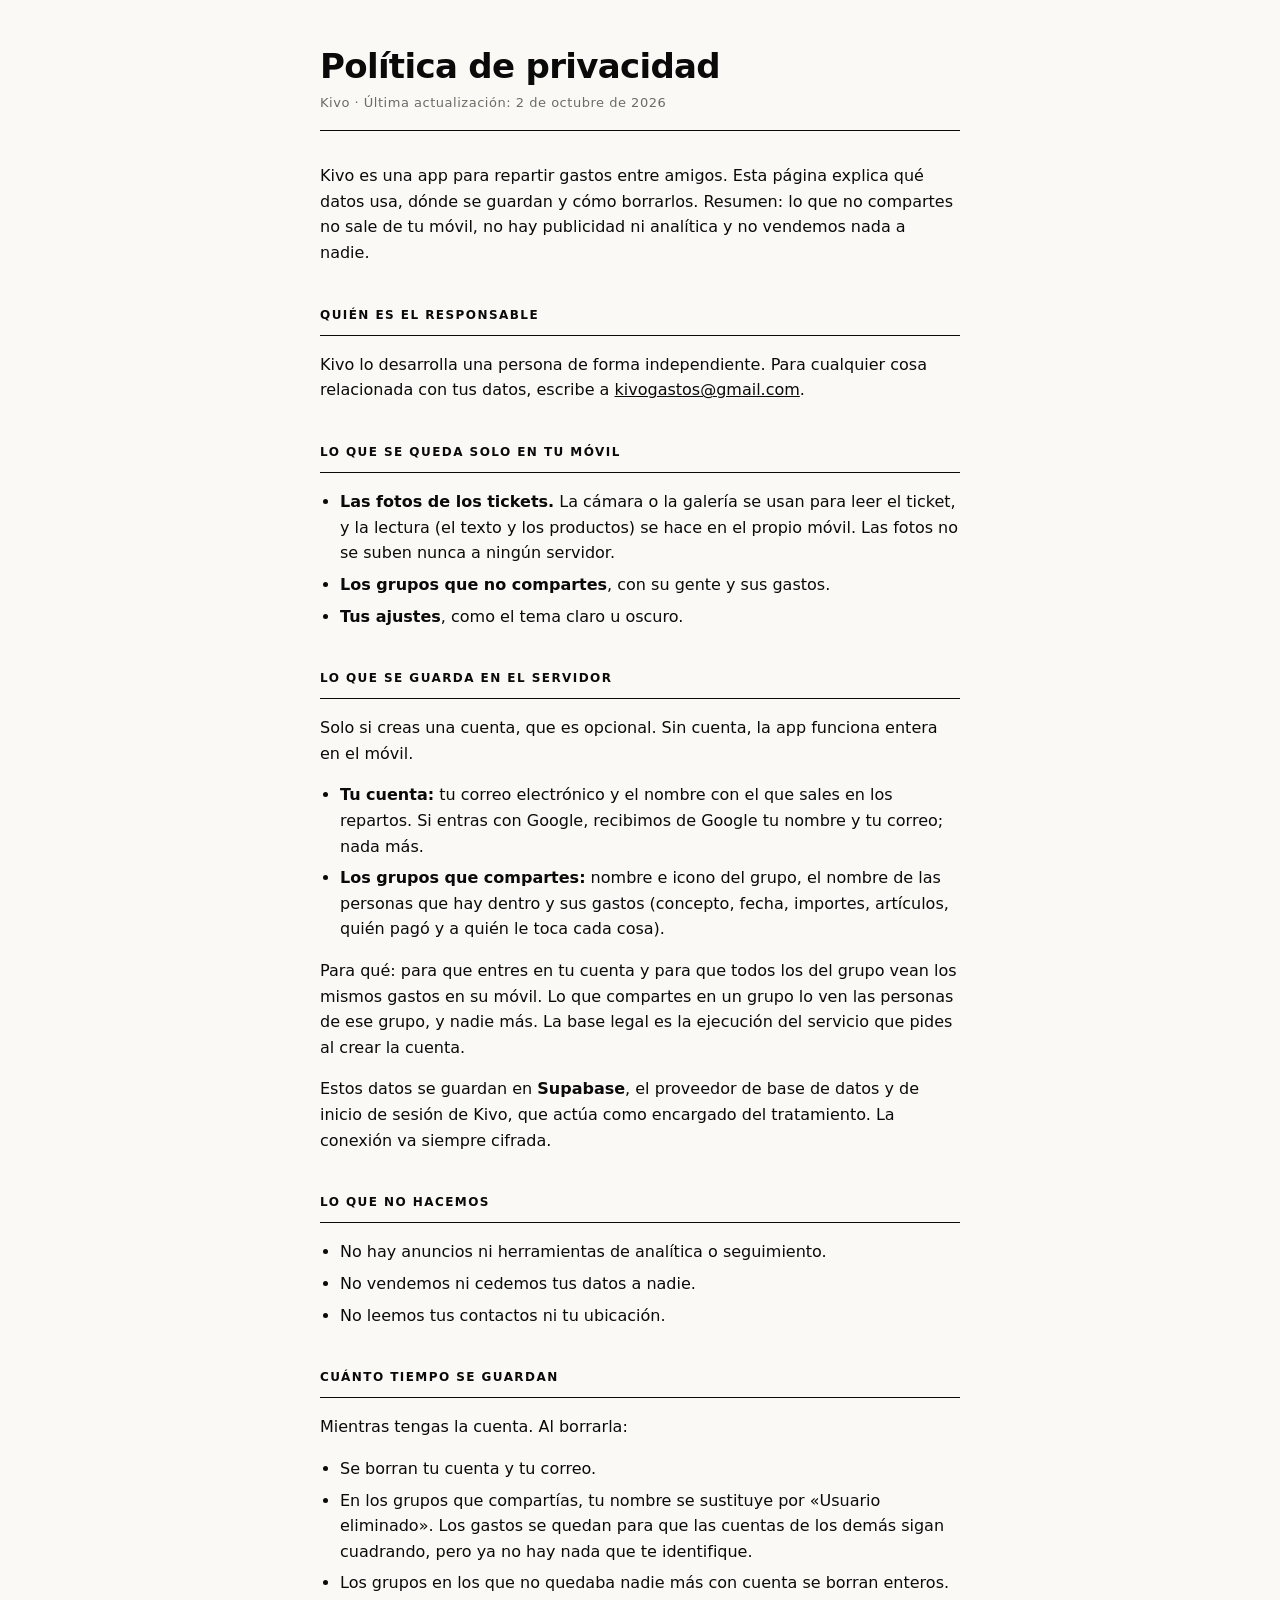
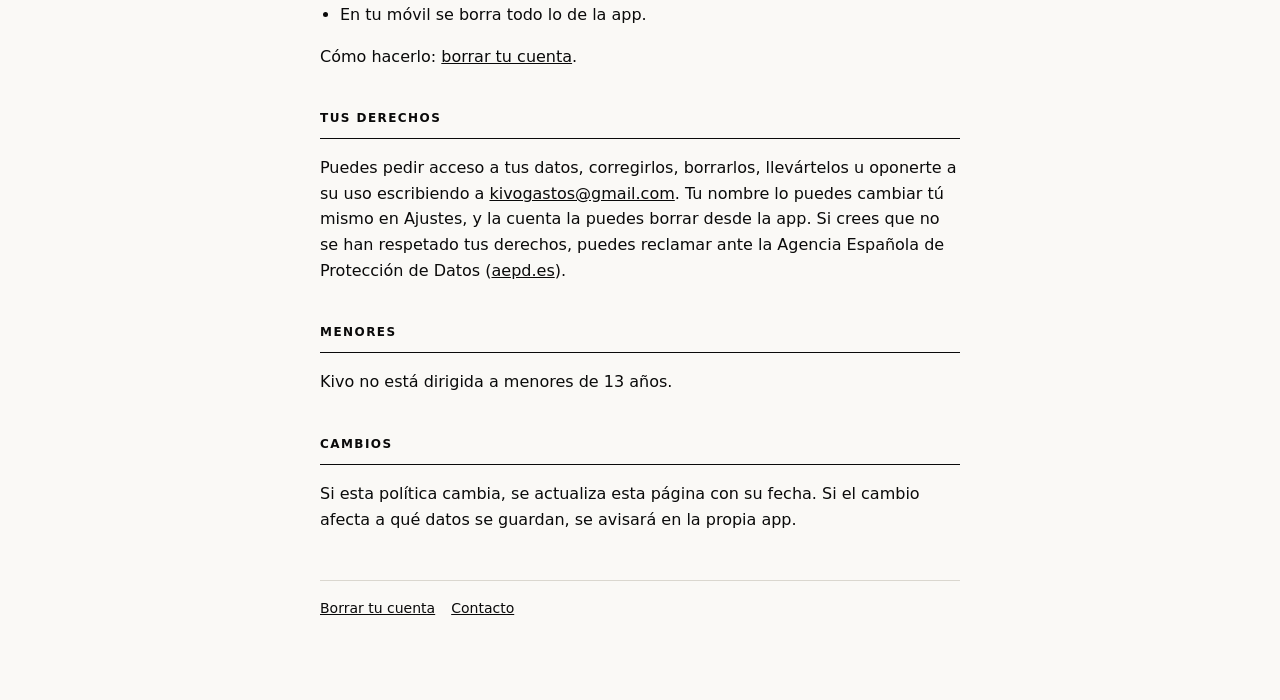
<file: index.html>
<!doctype html>
<html lang="es">
<head>
<meta charset="utf-8">
<meta name="viewport" content="width=device-width, initial-scale=1">
<title>Kivo · Política de privacidad</title>
<link rel="stylesheet" href="estilo.css">
</head>
<body>
<main>
<header>
  <h1>Política de privacidad</h1>
  <div class="meta">Kivo · Última actualización: 2 de octubre de 2026</div>
</header>

<p>Kivo es una app para repartir gastos entre amigos. Esta página explica qué datos usa, dónde
se guardan y cómo borrarlos. Resumen: lo que no compartes no sale de tu móvil, no hay
publicidad ni analítica y no vendemos nada a nadie.</p>

<h2>Quién es el responsable</h2>
<p>Kivo lo desarrolla una persona de forma independiente. Para cualquier cosa relacionada con
tus datos, escribe a <a href="mailto:kivogastos@gmail.com">kivogastos@gmail.com</a>.</p>

<h2>Lo que se queda solo en tu móvil</h2>
<ul>
  <li><strong>Las fotos de los tickets.</strong> La cámara o la galería se usan para leer el
    ticket, y la lectura (el texto y los productos) se hace en el propio móvil. Las fotos no
    se suben nunca a ningún servidor.</li>
  <li><strong>Los grupos que no compartes</strong>, con su gente y sus gastos.</li>
  <li><strong>Tus ajustes</strong>, como el tema claro u oscuro.</li>
</ul>

<h2>Lo que se guarda en el servidor</h2>
<p>Solo si creas una cuenta, que es opcional. Sin cuenta, la app funciona entera en el
móvil.</p>
<ul>
  <li><strong>Tu cuenta:</strong> tu correo electrónico y el nombre con el que sales en los
    repartos. Si entras con Google, recibimos de Google tu nombre y tu correo; nada más.</li>
  <li><strong>Los grupos que compartes:</strong> nombre e icono del grupo, el nombre de las
    personas que hay dentro y sus gastos (concepto, fecha, importes, artículos, quién pagó
    y a quién le toca cada cosa).</li>
</ul>
<p>Para qué: para que entres en tu cuenta y para que todos los del grupo vean los mismos
gastos en su móvil. Lo que compartes en un grupo lo ven las personas de ese grupo, y nadie
más. La base legal es la ejecución del servicio que pides al crear la cuenta.</p>
<p>Estos datos se guardan en <strong>Supabase</strong>, el proveedor de base de datos y de
inicio de sesión de Kivo, que actúa como encargado del tratamiento. La conexión va
siempre cifrada.</p>

<h2>Lo que no hacemos</h2>
<ul>
  <li>No hay anuncios ni herramientas de analítica o seguimiento.</li>
  <li>No vendemos ni cedemos tus datos a nadie.</li>
  <li>No leemos tus contactos ni tu ubicación.</li>
</ul>

<h2>Cuánto tiempo se guardan</h2>
<p>Mientras tengas la cuenta. Al borrarla:</p>
<ul>
  <li>Se borran tu cuenta y tu correo.</li>
  <li>En los grupos que compartías, tu nombre se sustituye por «Usuario eliminado». Los gastos
    se quedan para que las cuentas de los demás sigan cuadrando, pero ya no hay nada que
    te identifique.</li>
  <li>Los grupos en los que no quedaba nadie más con cuenta se borran enteros.</li>
  <li>En tu móvil se borra todo lo de la app.</li>
</ul>
<p>Cómo hacerlo: <a href="borrar-cuenta.html">borrar tu cuenta</a>.</p>

<h2>Tus derechos</h2>
<p>Puedes pedir acceso a tus datos, corregirlos, borrarlos, llevártelos u oponerte a su uso
escribiendo a <a href="mailto:kivogastos@gmail.com">kivogastos@gmail.com</a>. Tu nombre lo
puedes cambiar tú mismo en Ajustes, y la cuenta la puedes borrar desde la app. Si crees que
no se han respetado tus derechos, puedes reclamar ante la Agencia Española de Protección de
Datos (<a href="https://www.aepd.es">aepd.es</a>).</p>

<h2>Menores</h2>
<p>Kivo no está dirigida a menores de 13 años.</p>

<h2>Cambios</h2>
<p>Si esta política cambia, se actualiza esta página con su fecha. Si el cambio afecta a
qué datos se guardan, se avisará en la propia app.</p>

<nav><a href="borrar-cuenta.html">Borrar tu cuenta</a><a href="mailto:kivogastos@gmail.com">Contacto</a></nav>
</main>
</body>
</html>
</file>
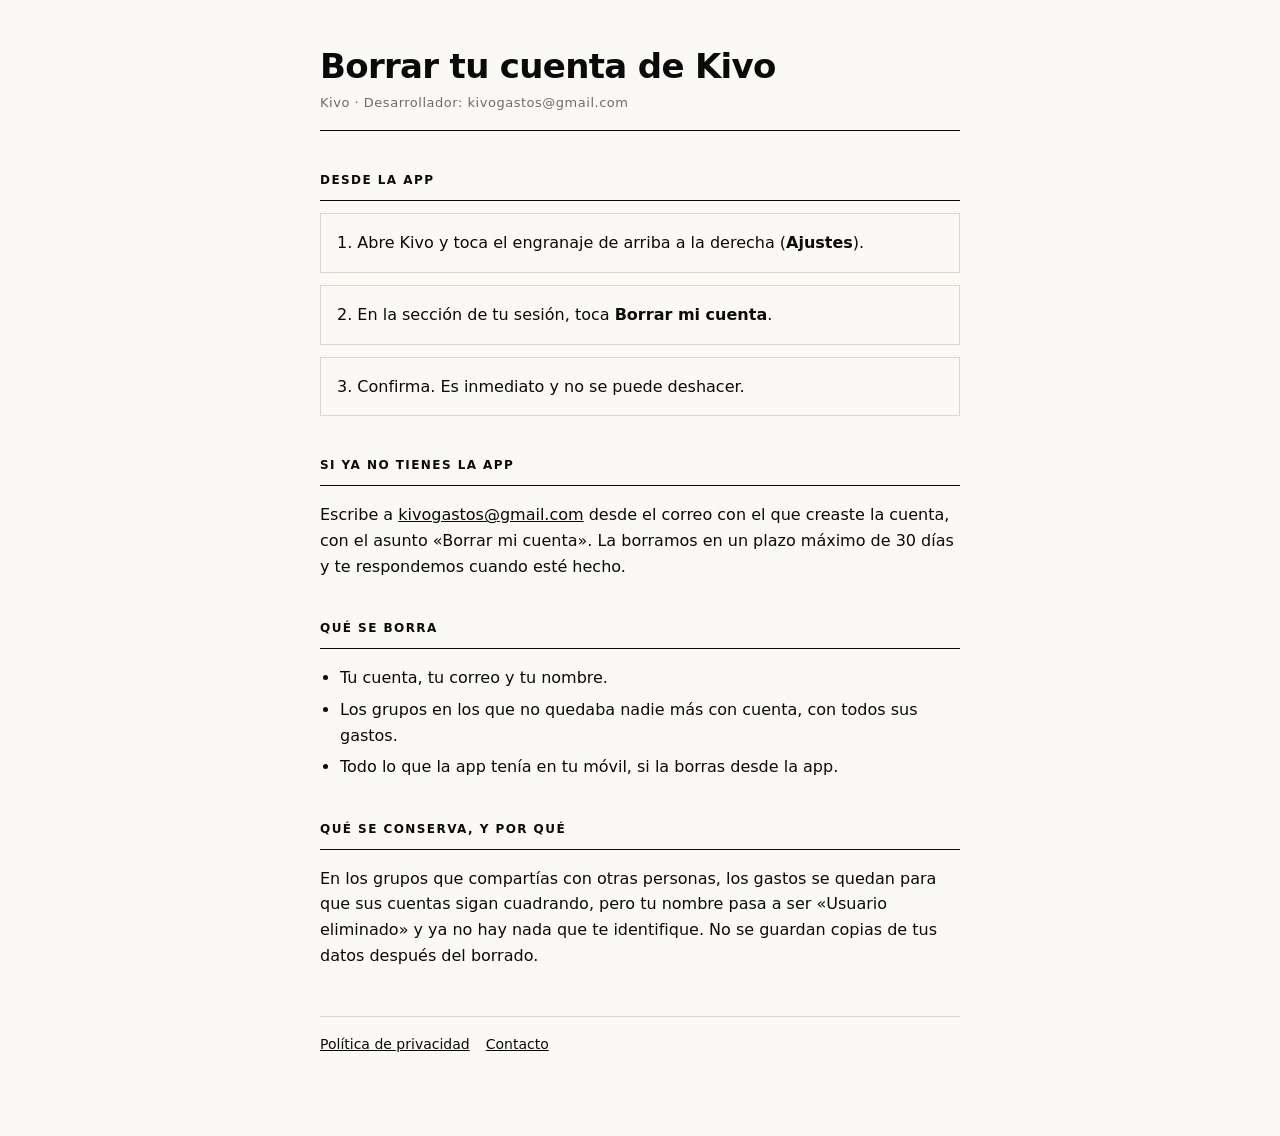
<file: borrar-cuenta.html>
<!doctype html>
<html lang="es">
<head>
<meta charset="utf-8">
<meta name="viewport" content="width=device-width, initial-scale=1">
<title>Kivo · Borrar tu cuenta</title>
<link rel="stylesheet" href="estilo.css">
</head>
<body>
<main>
<header>
  <h1>Borrar tu cuenta de Kivo</h1>
  <div class="meta">Kivo · Desarrollador: kivogastos@gmail.com</div>
</header>

<h2>Desde la app</h2>
<div class="paso">1. Abre Kivo y toca el engranaje de arriba a la derecha (<strong>Ajustes</strong>).</div>
<div class="paso">2. En la sección de tu sesión, toca <strong>Borrar mi cuenta</strong>.</div>
<div class="paso">3. Confirma. Es inmediato y no se puede deshacer.</div>

<h2>Si ya no tienes la app</h2>
<p>Escribe a <a href="mailto:kivogastos@gmail.com?subject=Borrar%20mi%20cuenta">kivogastos@gmail.com</a>
desde el correo con el que creaste la cuenta, con el asunto «Borrar mi cuenta». La borramos en
un plazo máximo de 30 días y te respondemos cuando esté hecho.</p>

<h2>Qué se borra</h2>
<ul>
  <li>Tu cuenta, tu correo y tu nombre.</li>
  <li>Los grupos en los que no quedaba nadie más con cuenta, con todos sus gastos.</li>
  <li>Todo lo que la app tenía en tu móvil, si la borras desde la app.</li>
</ul>

<h2>Qué se conserva, y por qué</h2>
<p>En los grupos que compartías con otras personas, los gastos se quedan para que sus cuentas
sigan cuadrando, pero tu nombre pasa a ser «Usuario eliminado» y ya no hay nada que te
identifique. No se guardan copias de tus datos después del borrado.</p>

<nav><a href="index.html">Política de privacidad</a><a href="mailto:kivogastos@gmail.com">Contacto</a></nav>
</main>
</body>
</html>
</file>
<file: estilo.css>
:root {
  --papel: #FAF9F6; --tinta: #0A0A0A; --gris: #6E6B64; --linea: #DAD7CF;
}
@media (prefers-color-scheme: dark) {
  :root { --papel: #121211; --tinta: #F2F0EA; --gris: #9A968D; --linea: #34322E; }
}
* { box-sizing: border-box; }
body {
  margin: 0; background: var(--papel); color: var(--tinta);
  font: 16px/1.6 "Plus Jakarta Sans", system-ui, -apple-system, "Segoe UI", sans-serif;
}
main { max-width: 680px; margin: 0 auto; padding: 48px 20px 80px; }
header { border-bottom: 1px solid var(--tinta); padding-bottom: 16px; margin-bottom: 32px; }
h1 { font-size: 34px; line-height: 1.1; font-weight: 800; letter-spacing: -0.02em; margin: 0 0 8px; }
h2 {
  font-size: 12px; letter-spacing: 0.12em; text-transform: uppercase; font-weight: 700;
  margin: 40px 0 12px; padding-bottom: 10px; border-bottom: 1px solid var(--tinta);
}
.meta { color: var(--gris); font-size: 13px; letter-spacing: 0.04em; }
ul { padding-left: 20px; }
li { margin: 6px 0; }
a { color: var(--tinta); overflow-wrap: anywhere; }
nav { margin-top: 48px; padding-top: 16px; border-top: 1px solid var(--linea); font-size: 14px; }
nav a { margin-right: 16px; }
.paso { border: 1px solid var(--linea); padding: 16px; margin: 12px 0; }
</file>
